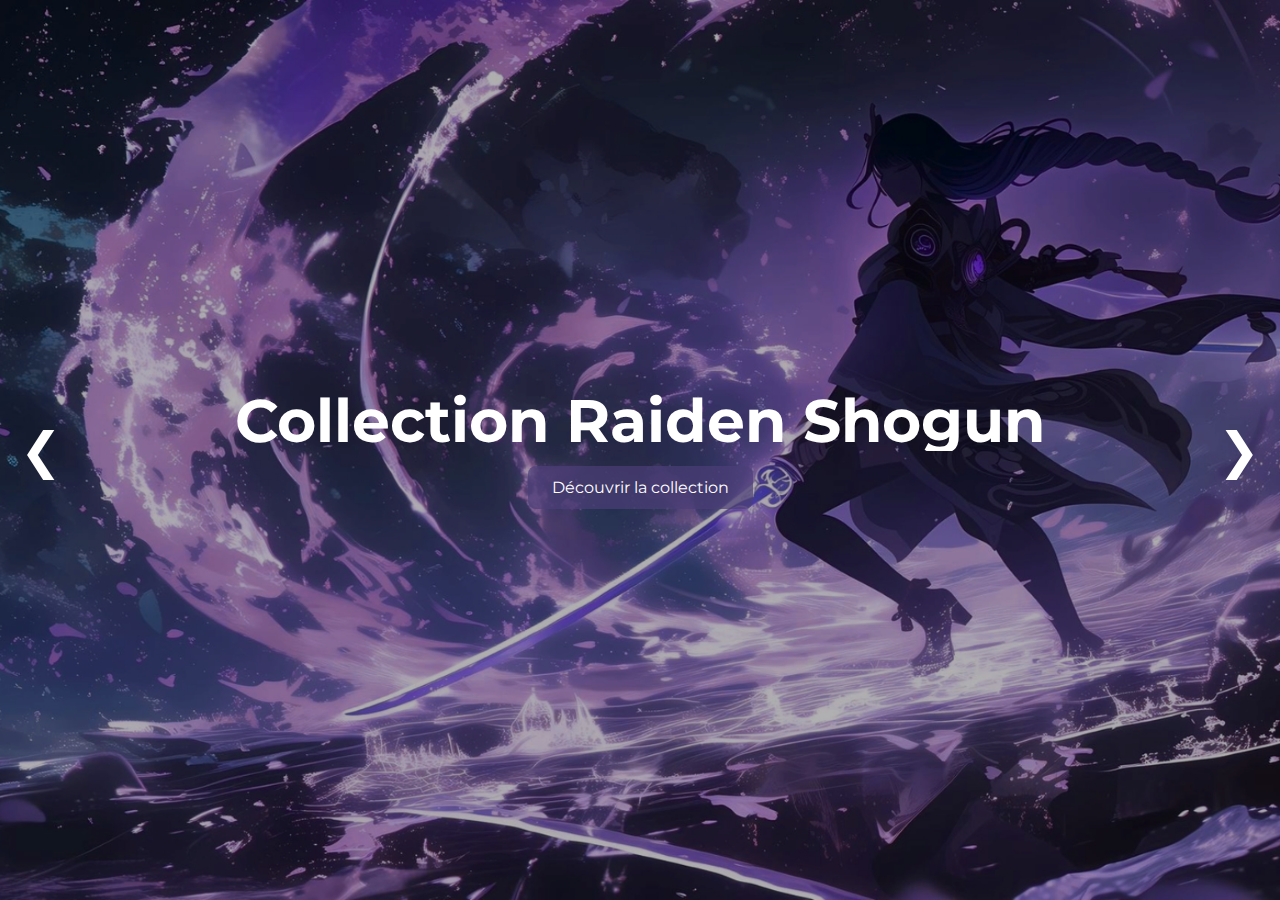
<file: Index.html>
<!DOCTYPE html>
<html lang="fr">

<head>
  <meta charset="UTF-8">
  <meta name="viewport" content="width=device-width, initial-scale=1.0">
  <title>Reign of Serenity - Collection 2025</title>
  <link rel="stylesheet" href="Style.css">
  <link href="https://fonts.googleapis.com/css2?family=Montserrat:wght@400;700&display=swap" rel="stylesheet">
</head>

<body>
<section class="slider">
  <div class="slide active">
    <picture>
      <source media="(max-width: 768px)" srcset="Images/Header-mobile-1.png">
      <img src="Images/Header-1.png" alt="Raiden Shogun">
    </picture>
    <div class="slide-overlay">
      <h1>Collection Raiden Shogun</h1>
      <a href="Collection.html" class="btn">Découvrir la collection</a>
    </div>
  </div>

  <div class="slide">
    <picture>
      <source media="(max-width: 768px)" srcset="Images/Header-mobile-2.png">
      <img src="Images/Header-2.png" alt="Yae Miko">
    </picture>
    <div class="slide-overlay">
      <h1>Collection Yae Miko</h1>
      <a href="https://aubesilencieuse.github.io/Yae-Miko/Collection.html" class="btn">Découvrez aussi</a>
    </div>
  </div>

  <span class="prev">&#10094;</span>
  <span class="next">&#10095;</span>
</section>


<script>
const slides = document.querySelectorAll('.slide');
const prev = document.querySelector('.prev');
const next = document.querySelector('.next');
let current = 0;

function showSlide(index) {
  slides.forEach(slide => slide.classList.remove('active'));
  slides[index].classList.add('active');
}

next.addEventListener('click', () => {
  current = (current + 1) % slides.length;
  showSlide(current);
});

prev.addEventListener('click', () => {
  current = (current - 1 + slides.length) % slides.length;
  showSlide(current);
});
</script>


</body>

</html>
</file>
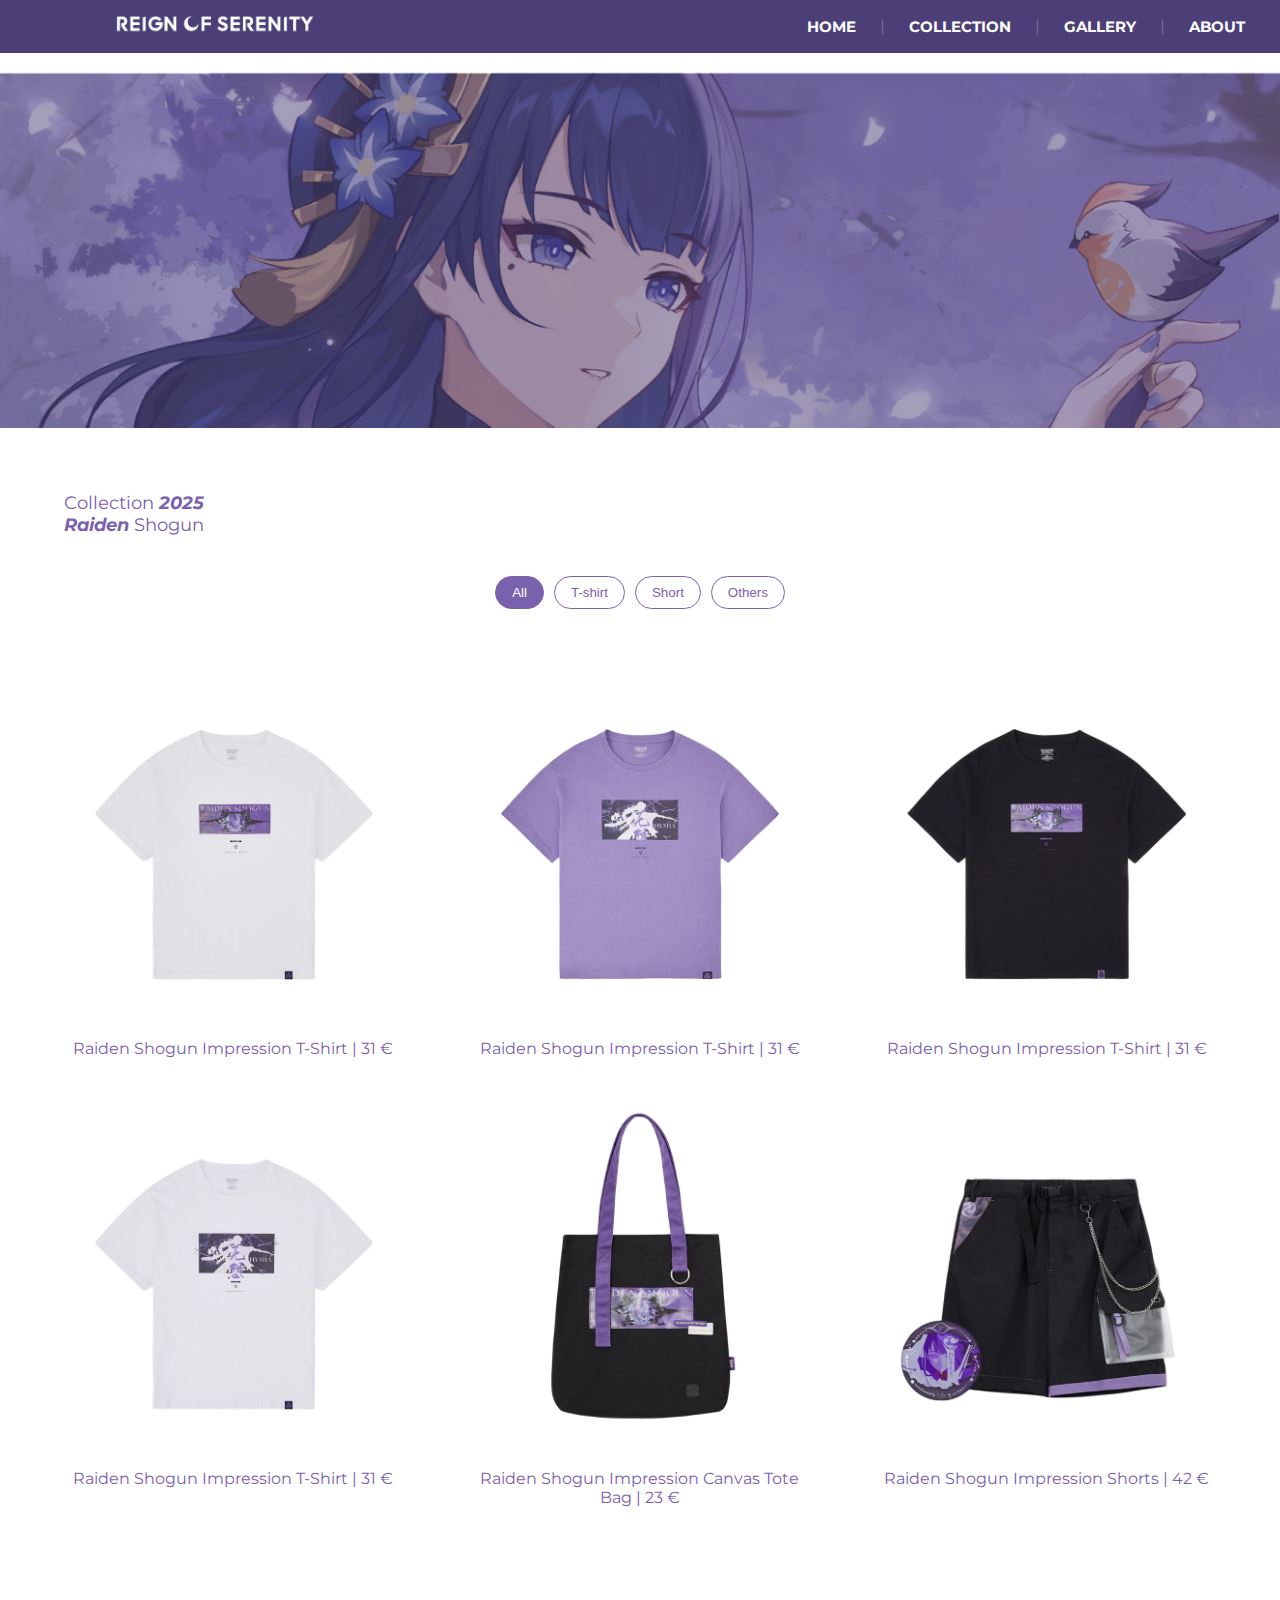
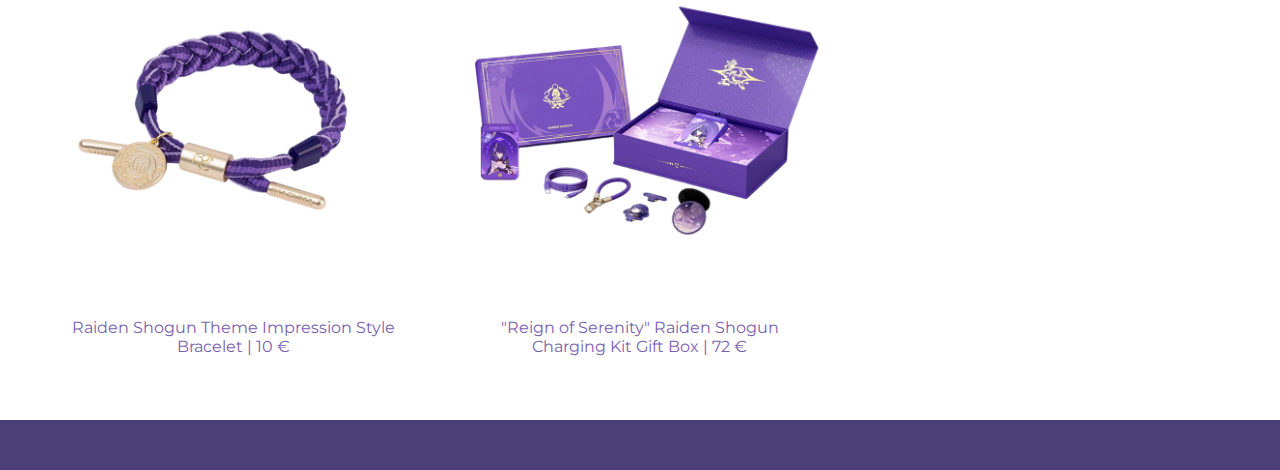
<file: Collection.html>
<!DOCTYPE html>
<html lang="fr">

<head>
  <meta charset="UTF-8">
  <meta name="viewport" content="width=device-width, initial-scale=1.0">
  <title>Reign of Serenity - Collection 2025</title>
  <link rel="stylesheet" href="Style.css">
  <link href="https://fonts.googleapis.com/css2?family=Montserrat:wght@400;700&display=swap" rel="stylesheet">
</head>

<body>
    <nav class="navbar">
      <header class="container-header">
      <a href="Index.html" class="lien-logo">
      <img src="Images/Raiden-ROS-Logo.png" alt="Logo Reign Of Serenity" />
      </a>
      <div class="menu">
      <a href="Index.html">Home</a> |
      <a href="Collection.html" target="_blank">Collection</a> |
      <a href="Gallery.html" target="_blank">Gallery</a> |
      <a href="//" target="_blank">About</a>
      </div>
      </header>
    </nav>

<!--Hero Header-->
  <section class="hero">
      <img src="Images/Raiden-banner-collection.png" alt="Raiden Shogun Hero">
  </section>

  <main class="container">  
    <section class="Selecteur">
        <div>
            <p class="Selecteur-collection">Collection <b><em>2025 <br/>
            Raiden</em></b> Shogun</p>
        </div>

        <div class="product-filter">
            <button class="filter-btn active" data-type="all">All</button>
            <button class="filter-btn" data-type="tshirt">T-shirt</button>
            <button class="filter-btn" data-type="short">Short</button>
            <button class="filter-btn" data-type="other">Others</button>
        </div>
    </section>

    <section class="Collection">
        <div class="Items" data-type="tshirt">
            <img src="Images/Raiden-Top-1.png" alt="Raiden T-shirt" />
            <h3>Raiden Shogun Impression T-Shirt | 31 €</h3>
        </div>

        <div class="Items" data-type="tshirt">
            <img src="Images/Raiden-Top-2.png" alt="Raiden T-shirt" />
            <h3>Raiden Shogun Impression T-Shirt | 31 €</h3>
        </div>

        <div class="Items" data-type="tshirt">
            <img src="Images/Raiden-Top-3.png" alt="Raiden T-shirt" />
            <h3>Raiden Shogun Impression T-Shirt | 31 €</h3>
        </div>

        <div class="Items" data-type="tshirt">
            <img src="Images/Raiden-Top-4.png" alt="Raiden T-shirt" />
            <h3>Raiden Shogun Impression T-Shirt | 31 €</h3>
        </div>

        <div class="Items" data-type="other">
            <img src="Images/Tote-bag.png" alt="Raiden Tote Bag" />
            <h3>Raiden Shogun Impression Canvas Tote Bag | 23 €</h3>
        </div>

        <div class="Items" data-type="short">
            <img src="Images/Raiden-Short.png" alt="Raiden Short" />
            <h3>Raiden Shogun Impression Shorts | 42 €</h3>
        </div>

        <div class="Items" data-type="other">
            <img src="Images/Raiden-Bracelet.png" alt="Raiden Bracelet" />
            <h3>Raiden Shogun Theme Impression Style Bracelet | 10 €</h3>
        </div>

        <div class="Items" data-type="other">
            <img src="Images/Raiden-Box.png" alt="Raiden Box" />
            <h3>"Reign of Serenity" Raiden Shogun Charging Kit Gift Box | 72 €</h3>
        </div>
    </section>
  </main>

  <script>
const buttons = document.querySelectorAll('.filter-btn');
const products = document.querySelectorAll('.Items');

buttons.forEach(button => {
  button.addEventListener('click', () => {

    buttons.forEach(btn => btn.classList.remove('active'));
    button.classList.add('active');

    const type = button.getAttribute('data-type');

    products.forEach(product => {
      if(type === 'all' || product.getAttribute('data-type') === type) {
        product.style.display = 'block';
      } else {
        product.style.display = 'none';
      }
    });
  });
});
</script>

<div class="spacer"></div>
</body>

</html>
</file>
<file: Style.css>
* {
    margin: 0;
    padding: 0;
    box-sizing: border-box;
  }

  body {
    font-family: 'Montserrat', sans-serif;
    background-color: #ffffff;
  }

  .slider {
    position: relative;
    width: 100vw;
    height: 100vh;
    overflow: hidden;
  }

  .slide {
    position: absolute;
    top: 0;
    left: 0;
    width: 100%;
    height: 100%;
    opacity: 0;                 
    transition: opacity 1s ease-in-out; 
  }

  .slide.active {
    opacity: 1;                  
    z-index: 2;
  }

  .slide img {
    width: 100%;
    height: 100%;
    object-fit: cover;
  }

  .slide h1 {
    font-size: 60px;          
    white-space: nowrap;       
    overflow: hidden;          
    text-overflow: ellipsis;   
    line-height: 1;            
  }

  .slide-overlay {
    position: absolute;
    top: 50%;
    left: 50%;
    transform: translate(-50%, -50%);
    text-align: center;
    color: white;
    padding: 20px;
    border-radius: 10px;
  }

  .btn {
    display: inline-block;
    margin-top: 15px;
    padding: 12px 24px;
    background: rgba(76, 63, 119, 0.7);
    color: white;
    text-decoration: none;
    border-radius: 8px;
    transition: background-color 0.3s ease;
  }

  .btn:hover {
    background-color: #4c3f77;
  }

  .prev, .next {
    position: absolute;
    top: 50%;
    transform: translateY(-50%);
    font-size: 50px;
    color: white;
    cursor: pointer;
    user-select: none;
    z-index: 10
  }

  .prev { left: 20px; }
  .next { right: 20px; }

  /* COLLECTION ; GALLERY ; ABOUT PAGE */

  .container-header {
    width: 100%;         
    max-width: 1366px;   
    margin: 0 auto;    
  }

  .container-header img {
    max-width: 100%; 
    height: auto;
  }

  header {
    display: flex;
    justify-content: space-between;
    align-items: center;
    padding: 15px;
  }

  header img {
    width: 300px;
    height: auto;
    padding-left: 100px;
  }

  .navbar {
    width: 100%;
    background-color: #4c3f77;
  }

  .menu {
    color: #85699a;

  }

  .menu a {
    padding-right: 20px;
    padding-left: 20px;
    font-size: 15px;
    text-decoration: none;
    font-weight: bold;
    text-transform: uppercase;
    color: white;

  }

  .hero img {
    width: 100%;           
    height: auto;
    display: block;
    margin: 0 auto;
  }

  .container {
    width: 100%;         
    max-width: 1366px;   
    margin: 0 auto; 
    padding-bottom: 5%;
    background-color: white;    
  }

    /* COLLECTION PAGE */

 .Selecteur {  
    font-size: large;
    color: #7a61ae; 
  }

  .Selecteur img {
    display: block;
    max-width: 300px;
    margin: 0 auto;
    height: auto;
    padding: 15px;
    border-radius: 5px;
  }
  
   .Selecteur-collection {  
    font-size: large;
    color: #7a61ae; 
    margin-left: 5%;
    margin-top: 5%;
  }

  .Collection {
    display: grid;
    grid-template-columns: repeat(3, 1fr); 
    gap: 20px; 
    max-width: 1200px;
    margin: 0 auto;
    text-align: center;
  }

  .product-filter {
    display: flex;
    gap: 10px;
    margin-bottom: 40px;
    margin-top: 40px;
    flex-wrap: wrap;
    justify-content: center;
  }

  .filter-btn {
    padding: 8px 16px;
    border: 1px solid #7a61ae;
    background: white;
    color: #7a61ae;
    cursor: pointer;
    border-radius: 50px;
    transition: 0.3s, color 0.3s;
  }

  .filter-btn.active,
  .filter-btn:hover {
    background: #7a61ae;
    color: white;
  }

  .Items img {
    width: 100%;
    height: auto;
  }

  .Items h3 {
    font-size: 16px;
    font-weight: 400;
    padding-left: 30px;
    padding-right: 30px;
    color: #7a61ae;
  }

  .spacer {
    height: 50px;
    background-color: #4c3f77;
  }

  /* GALLERY PAGE */

  .container-gallery {
    max-width: 80%;
    margin: 0 auto;
    padding: 20px;
  }

  .intro-gallery {
    text-align: center;
    font-size: 16px;            
    font-style: italic;         
    color: #7a61ae;             
    font-weight: 500;            
    letter-spacing: 1px; 
    margin-top: 15px;
  }

  .subtext-gallery {
    text-align: center;
    font-size: 12px;
    color: #555;          
    margin-bottom: 35px;  
    line-height: 1.5;     
  }


  .grid-gallery {
    display: grid;
    grid-template-columns: repeat(auto-fill, minmax(250px, 1fr)); 
    grid-auto-rows: 200px; 
    gap: 10px; 
  }

  .grid-gallery img {
    width: 100%;
    height: 100%;
    object-fit: cover; 
    border-radius: 10px;
    filter: grayscale(100%);
    transition: transform 0.3s ease, filter 0.3s ease;
    cursor: pointer;
  }

  .grid-gallery img:hover {
    transform: scale(1.05);
    filter: grayscale(0%);
  }

  .grid-gallery img:nth-child(1) {
    grid-row: span 2; 
  }

  .grid-gallery img:nth-child(3) {
    grid-column: span 2; 
  }

  .grid-gallery img:nth-child(4) {
    grid-row: span 2; 
  }


  /* ABOUT PAGE */

  .About {
    display: flex;
    flex-direction: row;
    max-width: 900px;
    align-items: center;
    margin: 10% auto;
  }

  .About h1 {
    margin-bottom: 15px;
    color: #4c3f77;
    font-size: 50px;
  }

  .About p {
    color: #555;
    font-weight: 400;
  }

  .About em {
    color: #85699a;
    font-weight: 400;
  }

  .About div {
    padding-right: 80px;
  }

  .About img {
    width: 30%;
    height: auto;
    border-radius: 5%;
    filter: grayscale(100%);
    transition: transform 0.3s ease, filter 0.3s ease;
    cursor: pointer;
  }

  .About img:hover {
    transform: scale(1.05);
    filter: grayscale(0%);
  }

@media (max-width: 1024px) {
  .Collection-Home {
    grid-template-columns: repeat(1, 1fr);
    gap: 15px;
  }

  .Collection {
    grid-template-columns: repeat(2, 1fr);
    gap: 15px;
  }

  .Items img {
    max-width: 90%;
    height: auto;
  }

  .Items h3 {
    font-size: 16px;
  }

  .Items p {
    font-size: 14px;
  }

  header img {
    width: 150px;
  }

  .menu a {
    font-size: 14px;
    padding: 0 10px;
  }

  .container-gallery {
    max-width: 90%;
    padding: 15px;
  }

  .grid-gallery {
    grid-template-columns: repeat(2, 1fr); 
    grid-auto-rows: 180px;
    gap: 10px;
  }

  .intro-gallery {
    font-size: 14px;
  }

  .subtext-gallery {
    font-size: 12px;
    margin-bottom: 25px;
  }

  .grid-gallery img:nth-child(1),
  .grid-gallery img:nth-child(4) {
    grid-row: auto;
  }

  .grid-gallery img:nth-child(3) {
    grid-column: auto;
  }

  .About {
    flex-direction: column; 
    text-align: center;     
    margin: 5% auto;       
  }

  .About div {
    padding-right: 0;       
  }

  .About img {
    width: 90%;             
    margin: 20px 0;         
  }

  .About h1 {
    font-size: 36px;        
  }

  .About p, .About em {
    font-size: 16px;  
    text-align: justify;      
    margin: auto 5%;
  }
}

@media (max-width: 768px) {
.container-header {
    justify-content: center;
    flex-direction: column;
  }

  .lien-logo img {
    max-width: 320px;
    height: auto;
  }

  .menu {
    font-size: 14px; 
  }

  .menu a {
    margin: 0 5px; 
  }

  .Collection-Home {
    grid-template-columns: repeat(1, 1fr);
    gap: 10px;
  }

  .Collection {
    grid-template-columns: repeat(2, 1fr);
    gap: 10px;
  }

  .Items img {
    max-width: 100%;
  }

  .Items h3 {
    font-size: 14px;
  }

  .Items p {
    font-size: 12px;
  }

  header {
    display: flex;
    flex-direction: column;
    align-items: flex-start;
    padding: 10px;
  }

  header img {
    width: 100%;
    margin-bottom: 10px;
  }

  .menu a {
    font-size: 13px;
    padding: 8px;
  }

  .container-gallery {
    max-width: 95%;
    padding: 10px;
  }

  .grid-gallery {
    grid-template-columns: 1fr; 
    grid-auto-rows: 200px;
    gap: 8px;
  }

  .intro-gallery {
    font-size: 13px;
  }

  .subtext-gallery {
    font-size: 11px;
    margin-bottom: 20px;
  }

  .grid-gallery img:nth-child(1),
  .grid-gallery img:nth-child(3),
  .grid-gallery img:nth-child(4) {
    grid-row: auto;
    grid-column: auto;
  }

  .slide h1 {
    font-size: 30px;       
    white-space: normal;   
  }

  .prev, .next {
    font-size: 30px; 
  }
}
</file>
